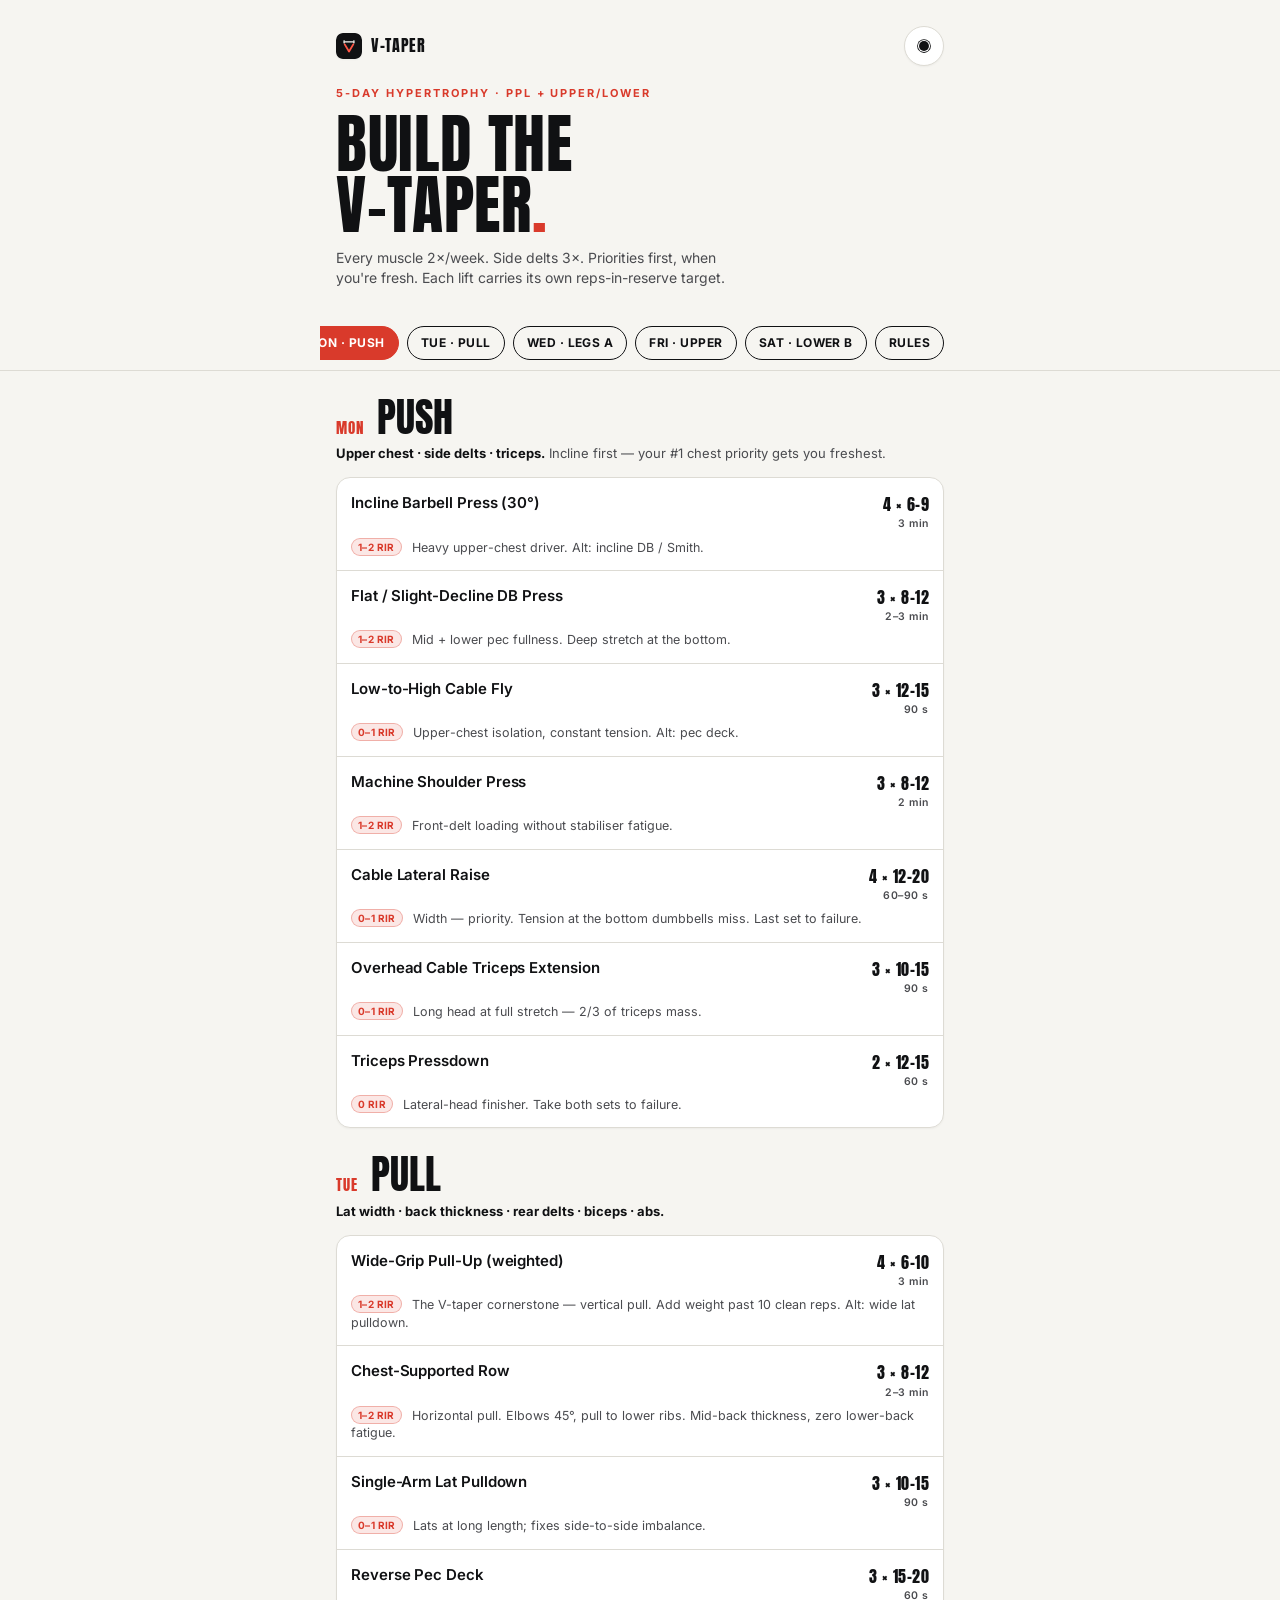
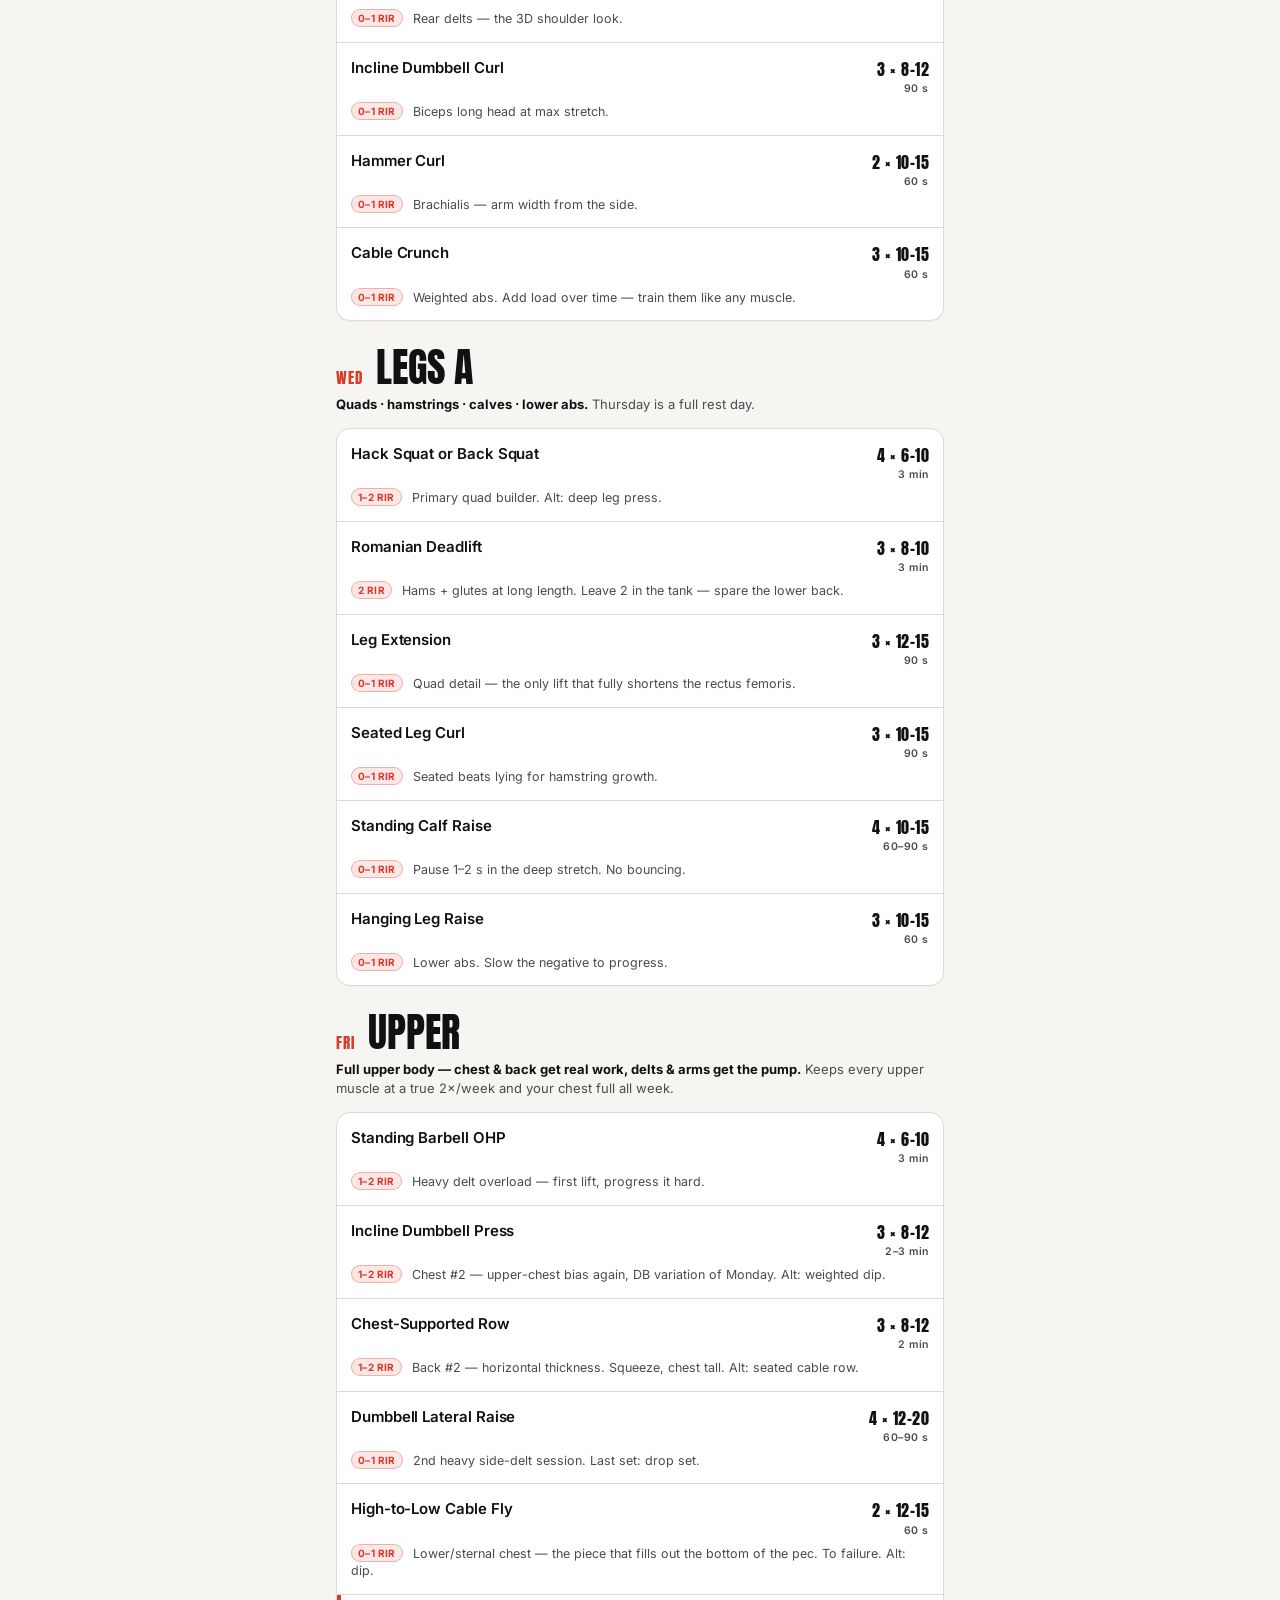
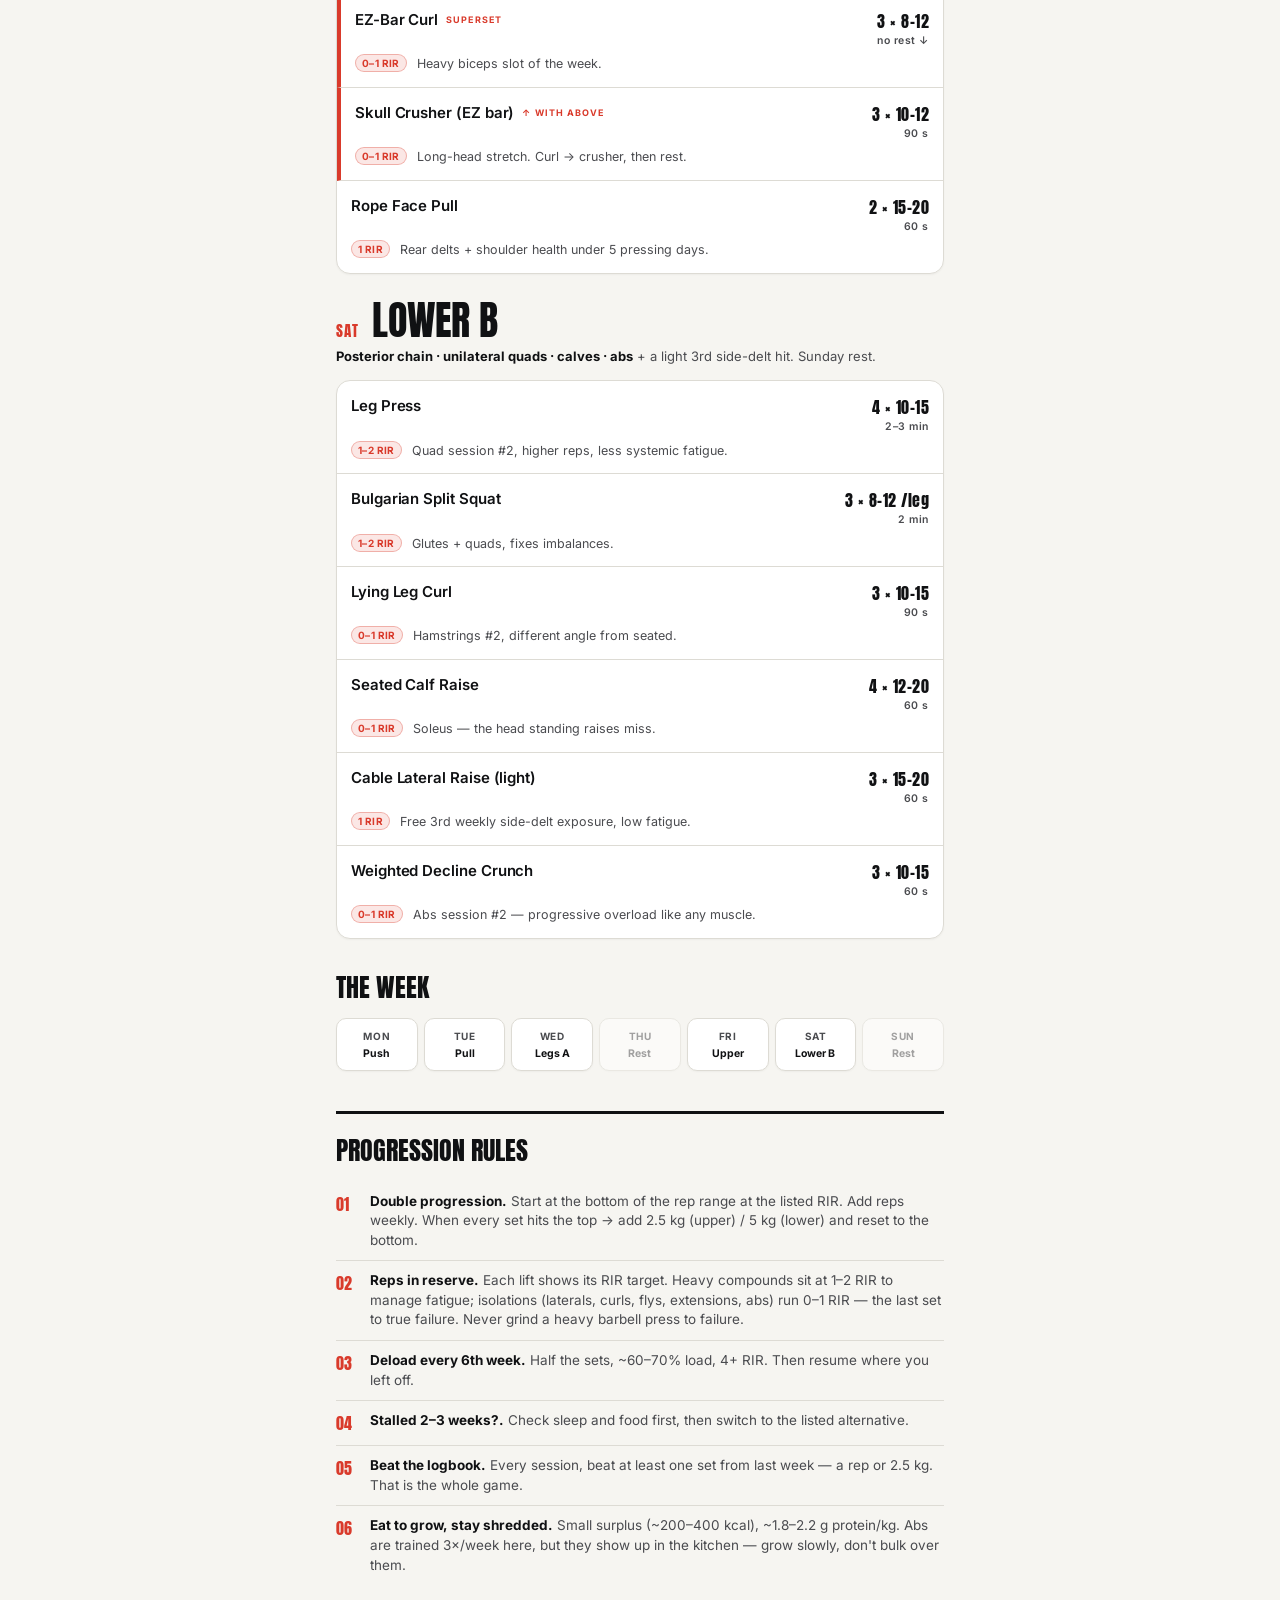
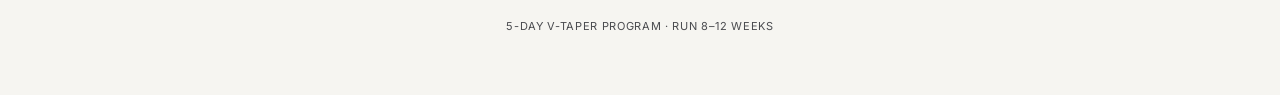
<file: index.html>
<!DOCTYPE html>
<html lang="en">
<head>
  <meta charset="UTF-8" />
  <meta name="viewport" content="width=device-width, initial-scale=1.0, viewport-fit=cover" />

  <title>V-Taper Program — 5-Day Hypertrophy Training</title>
  <meta name="description" content="A 5-day hypertrophy training program built for a lean, aesthetic V-taper physique. Installable, works offline, no accounts, no tracking." />
  <meta name="author" content="V-Taper Program" />
  <meta name="color-scheme" content="light dark" />

  <!-- Theme colour follows the OS light/dark preference -->
  <meta name="theme-color" content="#F6F5F1" media="(prefers-color-scheme: light)" />
  <meta name="theme-color" content="#0E0F11" media="(prefers-color-scheme: dark)" />

  <!-- Open Graph / social sharing -->
  <meta property="og:type" content="website" />
  <meta property="og:site_name" content="V-Taper Program" />
  <meta property="og:title" content="V-Taper Program — 5-Day Hypertrophy Training" />
  <meta property="og:description" content="A 5-day hypertrophy training program built for a lean, aesthetic V-taper physique. Installable and works offline." />
  <meta property="og:image" content="icons/icon-512.png" />
  <meta name="twitter:card" content="summary" />
  <meta name="twitter:title" content="V-Taper Program" />
  <meta name="twitter:description" content="A 5-day hypertrophy training program for a lean, aesthetic V-taper physique." />
  <meta name="twitter:image" content="icons/icon-512.png" />

  <!-- iOS / Android PWA -->
  <meta name="mobile-web-app-capable" content="yes" />
  <meta name="apple-mobile-web-app-capable" content="yes" />
  <meta name="apple-mobile-web-app-status-bar-style" content="black-translucent" />
  <meta name="apple-mobile-web-app-title" content="V-Taper" />
  <link rel="apple-touch-icon" href="icons/apple-touch-icon.png" />

  <link rel="manifest" href="manifest.json" />
  <link rel="icon" type="image/svg+xml" href="icons/favicon.svg" />
  <link rel="icon" type="image/png" sizes="64x64" href="icons/favicon-64.png" />

  <!--
    Set the theme BEFORE first paint to avoid a flash of the wrong colour,
    and flag that JS is running so scroll-reveal only hides content it can
    actually reveal again.
  -->
  <script>
    (function () {
      try {
        var t = localStorage.getItem("vtaper-theme");
        if (!t) {
          t = window.matchMedia("(prefers-color-scheme: dark)").matches ? "dark" : "light";
        }
        document.documentElement.setAttribute("data-theme", t);
      } catch (e) {}
      document.documentElement.classList.add("js");
    })();
  </script>

  <link rel="preconnect" href="https://fonts.googleapis.com" />
  <link rel="preconnect" href="https://fonts.gstatic.com" crossorigin />
  <link rel="stylesheet" href="styles.css" />
  <link href="https://fonts.googleapis.com/css2?family=Anton&amp;family=Inter:wght@400;500;600;700&amp;display=swap" rel="stylesheet" />
</head>
<body>
  <a class="skip-link" href="#push">Skip to program</a>

  <div class="wrap">
    <header class="hero">
      <div class="hero-top">
        <span class="brand">
          <svg class="brand-mark" viewBox="0 0 512 512" width="26" height="26" aria-hidden="true" focusable="false">
            <rect width="512" height="512" rx="112" fill="#101113"/>
            <g fill="#F6F5F1">
              <rect x="168" y="164" width="176" height="24" rx="12"/>
              <rect x="146" y="144" width="28" height="64" rx="9"/>
              <rect x="338" y="144" width="28" height="64" rx="9"/>
            </g>
            <path d="M172 224 L256 366 L340 224" fill="none" stroke="#FF5646" stroke-width="36" stroke-linecap="round" stroke-linejoin="round"/>
          </svg>
          <span class="brand-word">V-Taper</span>
        </span>
        <button id="themeToggle" class="theme-toggle" type="button" aria-label="Toggle dark mode" aria-pressed="false">
          <span class="theme-icon" aria-hidden="true"></span>
        </button>
      </div>
      <p class="kicker" id="kicker"></p>
      <h1>Build the<br />V-Taper<span class="dot">.</span></h1>
      <p class="hero-sub" id="tagline"></p>
    </header>
  </div>

  <nav class="daynav" aria-label="Jump to day">
    <div class="navrow" id="navrow"></div>
  </nav>

  <main class="wrap" id="app">
    <noscript>
      <p class="noscript-msg">
        This training program needs JavaScript enabled to display. Please turn on
        JavaScript in your browser settings, then reload the page.
      </p>
    </noscript>
  </main>

  <script src="data.js" defer></script>
  <script src="script.js" defer></script>
</body>
</html>
</file>
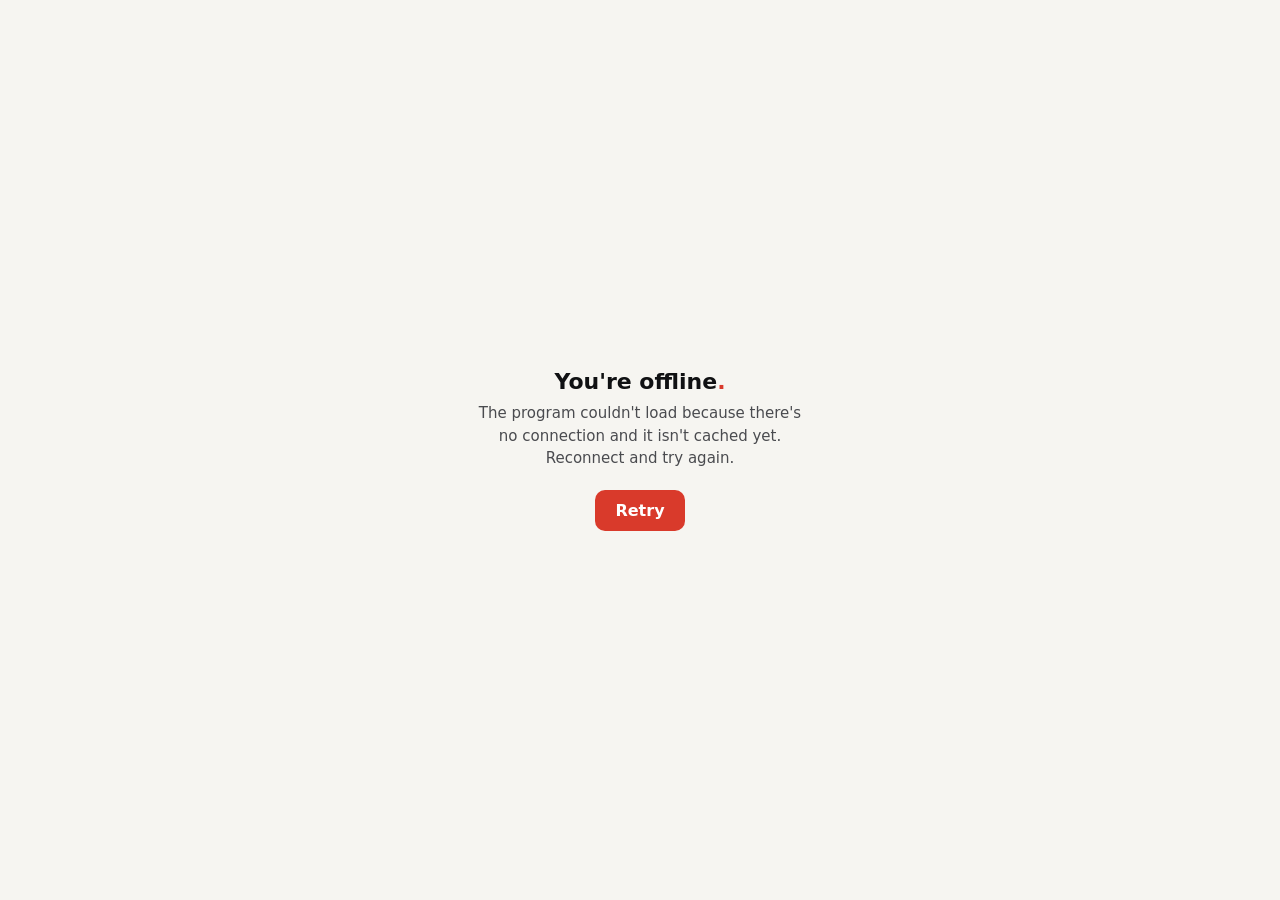
<file: offline.html>
<!DOCTYPE html>
<html lang="en">
<head>
  <meta charset="UTF-8" />
  <meta name="viewport" content="width=device-width, initial-scale=1.0, viewport-fit=cover" />
  <title>Offline — V-Taper Program</title>
  <meta name="theme-color" content="#0E0F11" />
  <style>
    :root { color-scheme: light dark; --bg: #F6F5F1; --fg: #101113; --muted: #4A4B4F; --red: #D93A2B; }
    @media (prefers-color-scheme: dark) {
      :root { --bg: #0E0F11; --fg: #F4F3EF; --muted: #9A9B9F; --red: #FF5646; }
    }
    * { margin: 0; box-sizing: border-box; }
    body {
      min-height: 100vh; display: grid; place-items: center; text-align: center;
      padding: 24px; background: var(--bg); color: var(--fg);
      font-family: -apple-system, BlinkMacSystemFont, "Segoe UI", system-ui, sans-serif;
    }
    .box { max-width: 32ch; }
    h1 { font-size: 22px; margin-bottom: 8px; }
    .dot { color: var(--red); }
    p { color: var(--muted); font-size: 15px; line-height: 1.5; margin-bottom: 20px; }
    button {
      font: inherit; font-weight: 600; cursor: pointer; color: #fff; background: var(--red);
      border: none; border-radius: 10px; padding: 11px 20px;
    }
  </style>
</head>
<body>
  <div class="box">
    <h1>You're offline<span class="dot">.</span></h1>
    <p>The program couldn't load because there's no connection and it isn't cached yet. Reconnect and try again.</p>
    <button type="button" onclick="location.reload()">Retry</button>
  </div>
</body>
</html>
</file>
<file: styles.css>
/* ===========================================================
   V-Taper Program — styles.css
   Mobile-first, responsive, dark-mode aware.
   Colour comes only from CSS variables so theming is one switch.
   =========================================================== */

:root {
  color-scheme: light;
  --chalk: #F6F5F1;
  --ink: #101113;
  --ink-soft: #4A4B4F;
  --line: #DDDBD4;
  --card: #FFFFFF;
  --red: #D93A2B;
  --nav-bg: rgba(246, 245, 241, 0.92);
  --shadow: 0 1px 2px rgba(16, 17, 19, 0.04);
}

/* Dark palette, shared by the explicit toggle and the no-JS system fallback. */
:root[data-theme="dark"],
:root[data-theme="dark"] .theme-icon {
  color-scheme: dark;
}
:root[data-theme="dark"] {
  --chalk: #0E0F11;
  --ink: #F4F3EF;
  --ink-soft: #9A9B9F;
  --line: #26282C;
  --card: #17191C;
  --red: #FF5646;
  --nav-bg: rgba(14, 15, 17, 0.92);
  --shadow: 0 1px 2px rgba(0, 0, 0, 0.4);
}

/* If JavaScript is disabled the inline theme script never runs, so honour the
   OS preference here as a fallback (data-theme is absent in that case). */
@media (prefers-color-scheme: dark) {
  :root:not([data-theme]) {
    color-scheme: dark;
    --chalk: #0E0F11;
    --ink: #F4F3EF;
    --ink-soft: #9A9B9F;
    --line: #26282C;
    --card: #17191C;
    --red: #FF5646;
    --nav-bg: rgba(14, 15, 17, 0.92);
    --shadow: 0 1px 2px rgba(0, 0, 0, 0.4);
  }
}

* { margin: 0; padding: 0; box-sizing: border-box; -webkit-tap-highlight-color: transparent; }

html { scroll-behavior: smooth; -webkit-text-size-adjust: 100%; }

body {
  background: var(--chalk);
  color: var(--ink);
  font-family: 'Inter', -apple-system, BlinkMacSystemFont, 'Segoe UI', sans-serif;
  font-size: 15px;
  line-height: 1.45;
  padding-bottom: calc(60px + env(safe-area-inset-bottom));
  transition: background-color 0.3s ease, color 0.3s ease;
}

.wrap { max-width: 640px; margin: 0 auto; padding: 0 16px; }
.wrap { padding-left: max(16px, env(safe-area-inset-left)); padding-right: max(16px, env(safe-area-inset-right)); }

.skip-link {
  position: absolute; left: -999px; top: 0;
  background: var(--ink); color: var(--chalk);
  padding: 10px 16px; z-index: 100; border-radius: 0 0 8px 0;
}
.skip-link:focus { left: 0; }

/* ---------- hero ---------- */
.hero { padding: calc(26px + env(safe-area-inset-top)) 0 10px; }
.hero-top { display: flex; justify-content: space-between; align-items: center; }

/* brand lockup */
.brand { display: inline-flex; align-items: center; gap: 9px; }
.brand-mark { display: block; border-radius: 7px; box-shadow: var(--shadow); }
.brand-word {
  font-family: 'Anton', Impact, sans-serif; font-size: 16px;
  letter-spacing: 0.04em; text-transform: uppercase; color: var(--ink);
}

.kicker {
  font-size: 11px; font-weight: 700; letter-spacing: 0.18em;
  text-transform: uppercase; color: var(--red); margin: 20px 0 12px;
}

h1 {
  font-family: 'Anton', Impact, sans-serif; font-weight: 400;
  font-size: clamp(42px, 11vw, 64px); line-height: 0.95;
  letter-spacing: 0.01em; text-transform: uppercase;
}
h1 .dot { color: var(--red); }

.hero-sub { margin-top: 12px; color: var(--ink-soft); font-size: 14px; max-width: 46ch; }

.theme-toggle {
  flex: 0 0 auto; width: 40px; height: 40px; border-radius: 50%;
  border: 1.5px solid var(--line); background: var(--card);
  cursor: pointer; display: grid; place-items: center; box-shadow: var(--shadow);
  transition: transform 0.2s ease, border-color 0.2s ease;
}
.theme-toggle:active { transform: scale(0.92); }
.theme-icon { width: 18px; height: 18px; display: block; position: relative; }
/* sun (light mode shows this) */
.theme-icon::before {
  content: ""; position: absolute; inset: 0; border-radius: 50%;
  background: var(--ink); box-shadow: 0 0 0 2px var(--card), 0 0 0 3.5px var(--ink);
  transform: scale(0.55);
}
:root[data-theme="dark"] .theme-icon::before {
  /* moon */
  background: transparent; box-shadow: inset -5px 2px 0 0 var(--ink);
  transform: scale(0.8) rotate(-20deg);
}

/* ---------- sticky day nav ---------- */
.daynav {
  position: sticky; top: 0; z-index: 10;
  background: var(--nav-bg);
  -webkit-backdrop-filter: blur(10px); backdrop-filter: blur(10px);
  border-bottom: 1px solid var(--line); margin-top: 18px;
}
.navrow {
  display: flex; gap: 8px; overflow-x: auto;
  padding: 10px 16px; max-width: 640px; margin: 0 auto;
  scrollbar-width: none; -webkit-overflow-scrolling: touch;
}
.navrow::-webkit-scrollbar { display: none; }

.chip {
  flex: 0 0 auto; font-size: 12px; font-weight: 700; letter-spacing: 0.04em;
  padding: 7px 13px; border: 1.5px solid var(--ink); border-radius: 999px;
  color: var(--ink); text-decoration: none; text-transform: uppercase;
  background: transparent; transition: background-color 0.15s ease, color 0.15s ease;
}
.chip:hover { background: var(--ink); color: var(--chalk); }
.chip.active { background: var(--red); border-color: var(--red); color: #fff; }

/* ---------- day card ---------- */
.day { padding-top: 26px; scroll-margin-top: 60px; }
.dayhead { display: flex; align-items: baseline; gap: 12px; margin-bottom: 2px; }
.daynum {
  font-family: 'Anton', Impact, sans-serif; font-size: 15px;
  color: var(--red); letter-spacing: 0.08em;
}
.dayname {
  font-family: 'Anton', Impact, sans-serif; font-weight: 400;
  font-size: clamp(30px, 8vw, 40px); text-transform: uppercase; line-height: 1;
}
.focus { color: var(--ink-soft); font-size: 13px; margin: 6px 0 14px; }
.focus b { color: var(--ink); }

.card {
  background: var(--card); border: 1px solid var(--line);
  border-radius: 14px; overflow: hidden; box-shadow: var(--shadow);
}

.ex {
  display: grid; grid-template-columns: 1fr auto; gap: 3px 12px;
  padding: 14px; border-bottom: 1px solid var(--line); position: relative;
  transition: background-color 0.15s ease;
}
.ex:last-child { border-bottom: none; }
.exname { font-weight: 600; font-size: 15px; letter-spacing: -0.005em; }
.exnote { grid-column: 1 / -1; color: var(--ink-soft); font-size: 12.5px; margin-top: 3px; line-height: 1.4; }

/* per-exercise reps-in-reserve pill */
.rir {
  display: inline-block; font-size: 10px; font-weight: 700; letter-spacing: 0.04em;
  color: var(--red); background: color-mix(in srgb, var(--red) 12%, transparent);
  border: 1px solid color-mix(in srgb, var(--red) 32%, transparent);
  padding: 1px 6px; border-radius: 999px; margin-right: 6px;
  vertical-align: 1px; white-space: nowrap;
}

.scheme {
  font-family: 'Anton', Impact, sans-serif; font-size: 16px; letter-spacing: 0.03em;
  white-space: nowrap; color: var(--ink); align-self: start; padding-top: 1px; text-align: right;
}
.scheme small {
  font-family: 'Inter', sans-serif; font-size: 10.5px; font-weight: 600;
  color: var(--ink-soft); display: block; text-align: right; letter-spacing: 0.05em;
}

/* superset — the signature marker */
.ex.ss { border-left: 4px solid var(--red); }
.tag {
  font-size: 9px; font-weight: 700; letter-spacing: 0.12em; color: var(--red);
  margin-left: 8px; vertical-align: 2px;
}

/* ---------- schedule strip ---------- */
.sched { padding-top: 30px; }
.sched h2, .rules h2 {
  font-family: 'Anton', Impact, sans-serif; font-weight: 400; font-size: 26px;
  text-transform: uppercase; margin-bottom: 12px;
}
.week { display: grid; grid-template-columns: repeat(7, minmax(0, 1fr)); gap: 6px; }
.wday {
  border: 1px solid var(--line); border-radius: 10px; background: var(--card);
  padding: 10px 3px; text-align: center; box-shadow: var(--shadow);
  display: flex; flex-direction: column; align-items: center; gap: 4px; min-width: 0;
}
.wday .d { font-size: 10px; font-weight: 700; letter-spacing: 0.06em; color: var(--ink-soft); text-transform: uppercase; }
.wday .s { display: block; font-size: 10.5px; font-weight: 700; line-height: 1.15; }
.wday.rest { opacity: 0.5; }
.wday.rest .s { color: var(--ink-soft); }

/* ---------- rules ---------- */
.rules { margin-top: 40px; border-top: 3px solid var(--ink); padding-top: 18px; }
.rule { display: flex; gap: 12px; padding: 10px 0; border-bottom: 1px solid var(--line); }
.rule:last-child { border-bottom: none; }
.rule .n { font-family: 'Anton', Impact, sans-serif; color: var(--red); font-size: 16px; flex: 0 0 22px; padding-top: 1px; }
.rule p { font-size: 13.5px; color: var(--ink-soft); }
.rule p b { color: var(--ink); }

footer { margin-top: 34px; font-size: 11px; color: var(--ink-soft); letter-spacing: 0.06em; text-transform: uppercase; text-align: center; }

/* ---------- animations (lightweight) ---------- */
@keyframes fadeUp { from { opacity: 0; transform: translateY(12px); } to { opacity: 1; transform: translateY(0); } }

/* Only hide content for the reveal animation when JS is present to reveal it
   again — otherwise the page would stay blank if the script fails to load. */
.js .reveal { opacity: 0; }
.js .reveal.in { animation: fadeUp 0.5s ease both; }

.noscript-msg { padding: 24px 0; color: var(--ink-soft); font-size: 14px; }

/* ---------- larger screens ---------- */
@media (min-width: 720px) {
  body { font-size: 16px; }
  .card:hover { border-color: var(--ink-soft); transition: border-color 0.2s ease; }
}

/* ---------- accessibility ---------- */
:focus-visible { outline: 2px solid var(--red); outline-offset: 2px; border-radius: 4px; }

@media (prefers-reduced-motion: reduce) {
  html { scroll-behavior: auto; }
  *, *::before, *::after { animation-duration: 0.001ms !important; transition-duration: 0.001ms !important; }
  .js .reveal { opacity: 1; }
}
</file>
